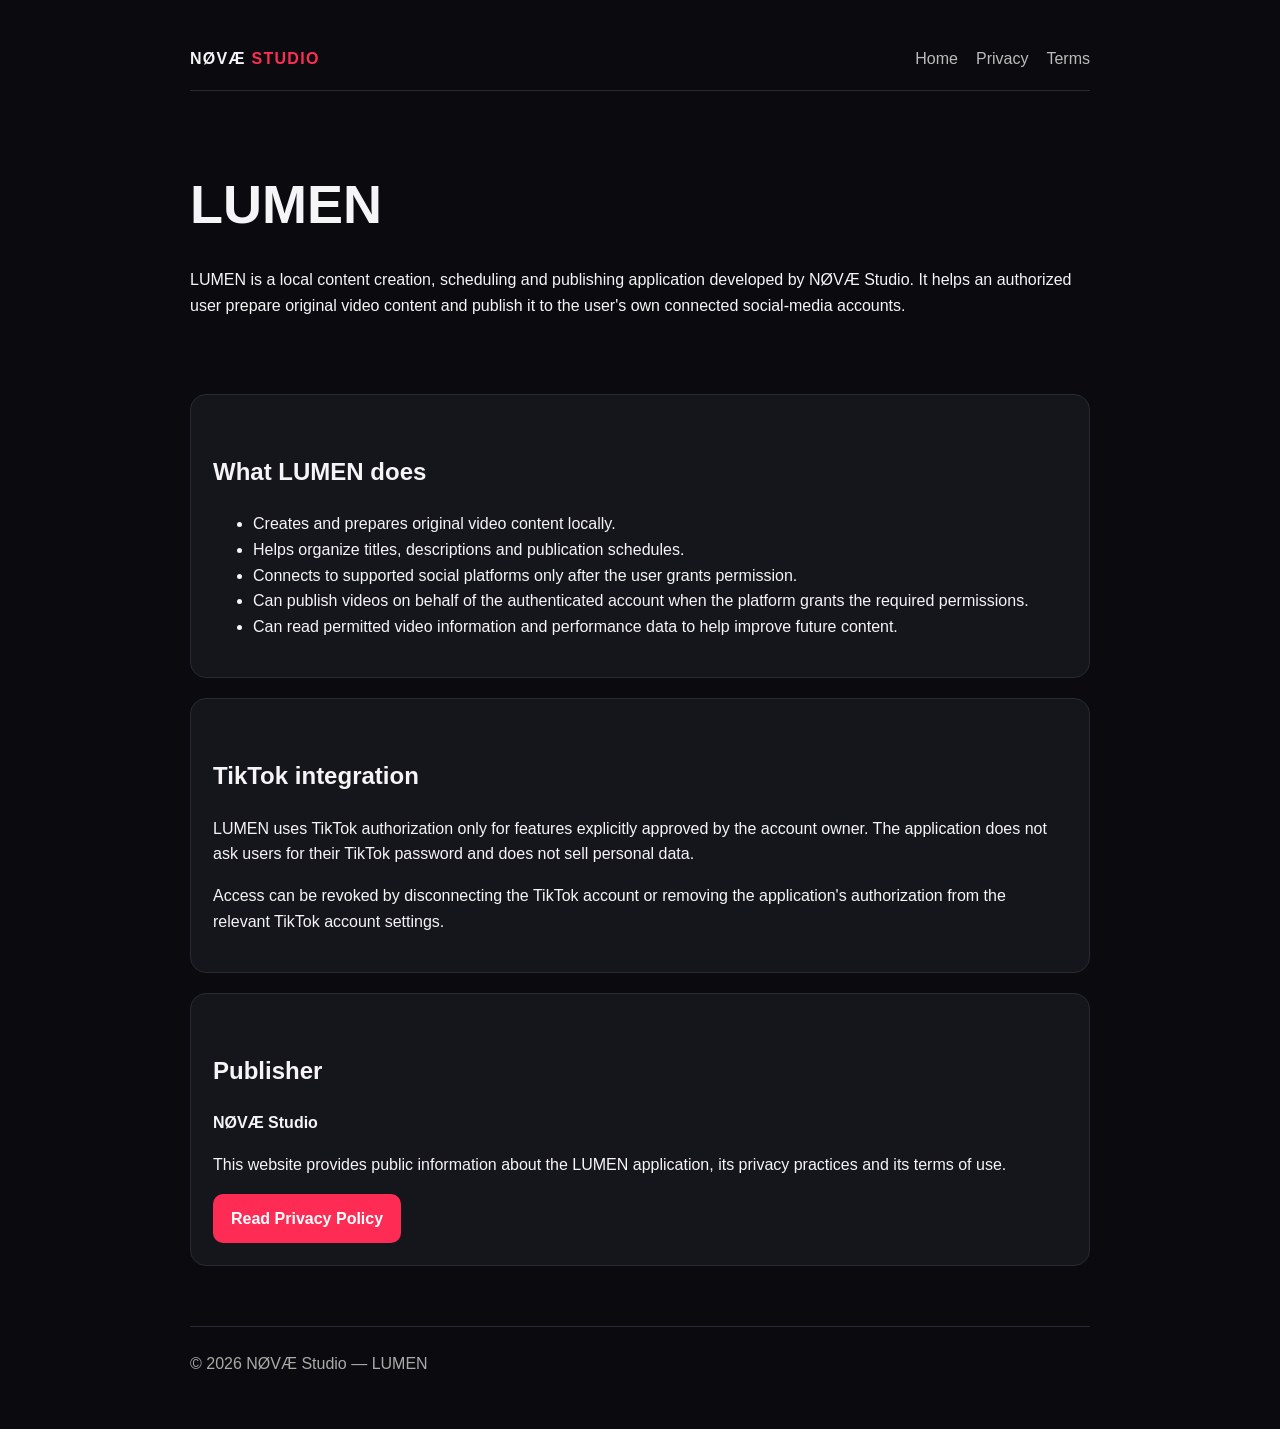
<file: index.html>
<!doctype html><html lang="en"><head><meta charset="utf-8"><meta name="viewport" content="width=device-width,initial-scale=1"><title>LUMEN — NØVÆ Studio</title><meta name="description" content="LUMEN is a local content creation, scheduling and publishing application by NØVÆ Studio."><link rel="stylesheet" href="style.css"></head><body><div class="wrap"><header><div class="brand">NØVÆ <span>STUDIO</span></div><nav><a href="index.html">Home</a><a href="privacy.html">Privacy</a><a href="terms.html">Terms</a></nav></header><main><section class="hero"><h1>LUMEN</h1><p>LUMEN is a local content creation, scheduling and publishing application developed by NØVÆ Studio. It helps an authorized user prepare original video content and publish it to the user's own connected social-media accounts.</p></section><section class="card"><h2>What LUMEN does</h2><ul><li>Creates and prepares original video content locally.</li><li>Helps organize titles, descriptions and publication schedules.</li><li>Connects to supported social platforms only after the user grants permission.</li><li>Can publish videos on behalf of the authenticated account when the platform grants the required permissions.</li><li>Can read permitted video information and performance data to help improve future content.</li></ul></section><section class="card"><h2>TikTok integration</h2><p>LUMEN uses TikTok authorization only for features explicitly approved by the account owner. The application does not ask users for their TikTok password and does not sell personal data.</p><p>Access can be revoked by disconnecting the TikTok account or removing the application's authorization from the relevant TikTok account settings.</p></section><section class="card"><h2>Publisher</h2><p><strong>NØVÆ Studio</strong></p><p>This website provides public information about the LUMEN application, its privacy practices and its terms of use.</p><a class="button" href="privacy.html">Read Privacy Policy</a></section></main><footer>© 2026 NØVÆ Studio — LUMEN</footer></div></body></html>
</file>
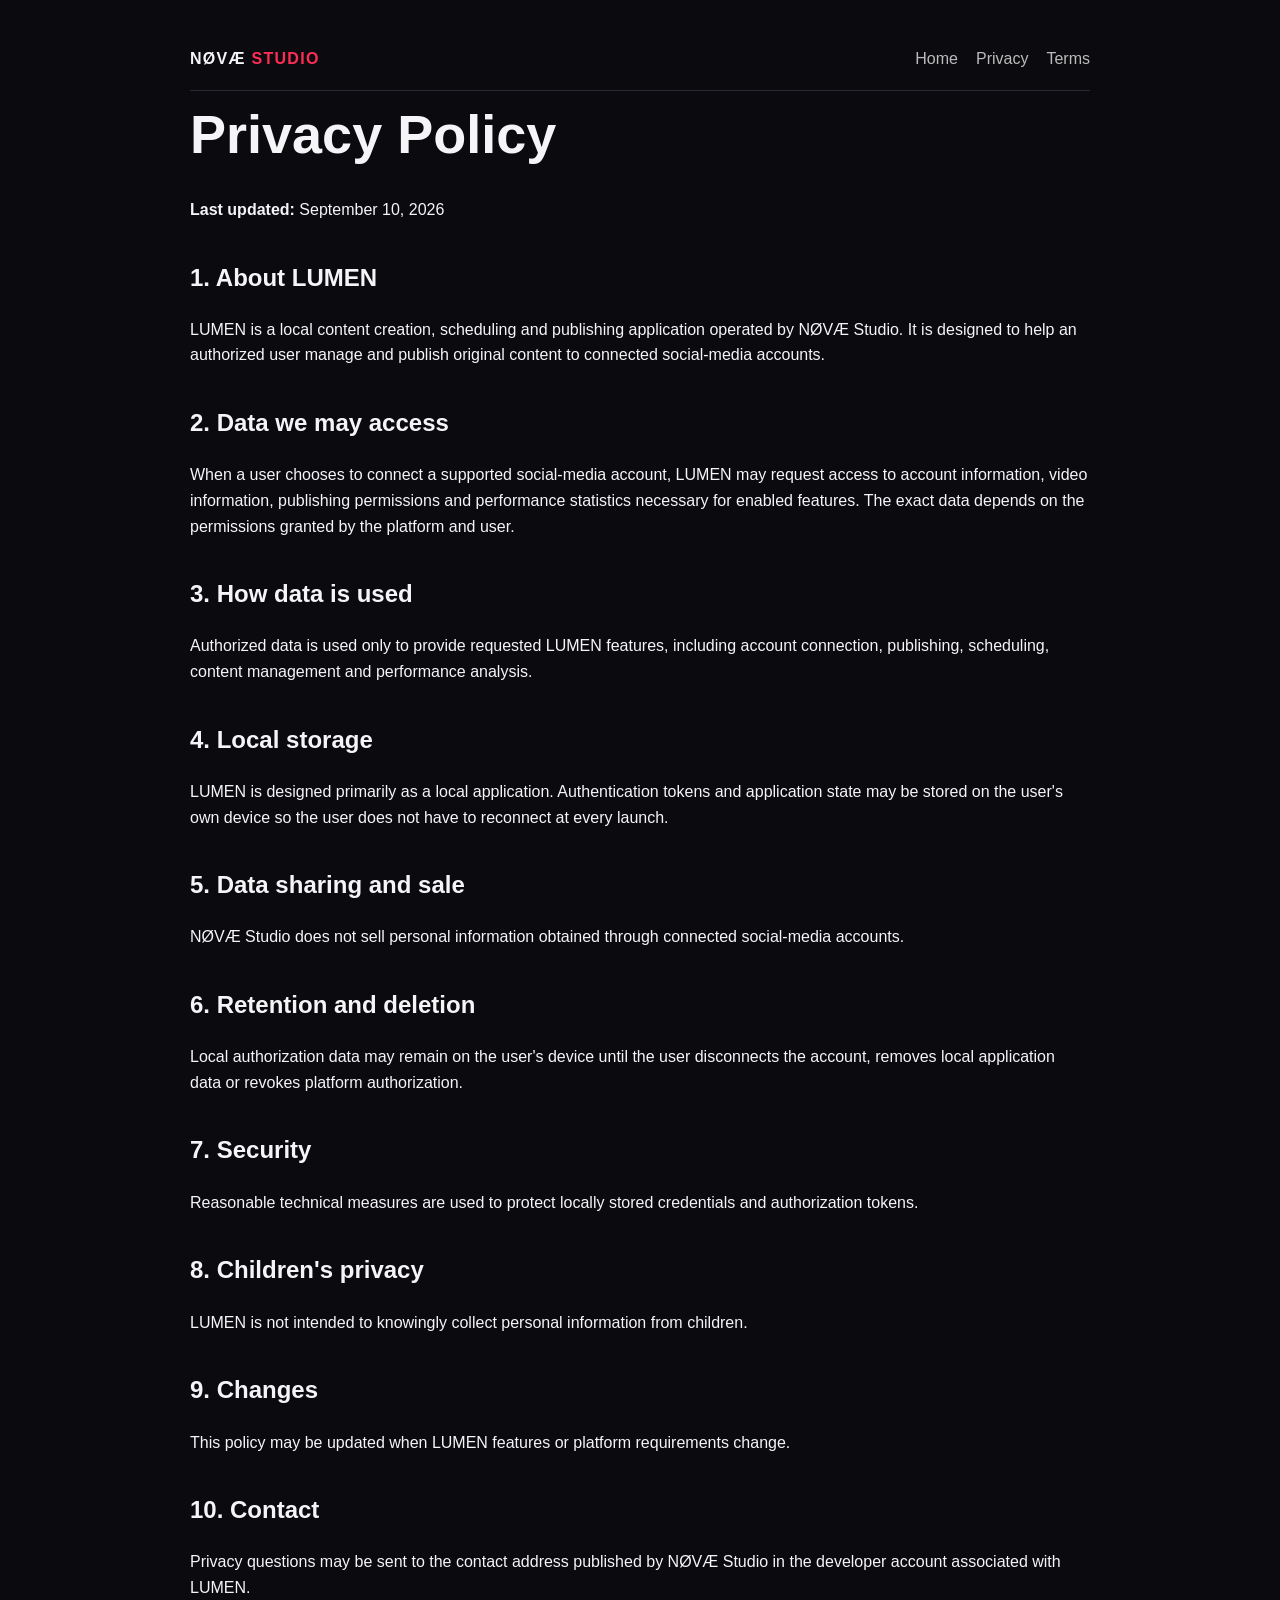
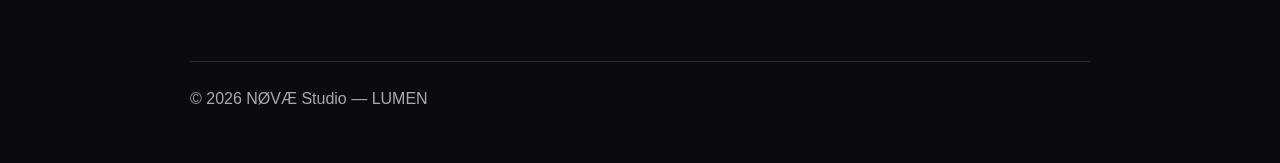
<file: privacy.html>
<!doctype html><html lang="en"><head><meta charset="utf-8"><meta name="viewport" content="width=device-width,initial-scale=1"><title>Privacy Policy — LUMEN</title><link rel="stylesheet" href="style.css"></head><body><div class="wrap"><header><div class="brand">NØVÆ <span>STUDIO</span></div><nav><a href="index.html">Home</a><a href="privacy.html">Privacy</a><a href="terms.html">Terms</a></nav></header><main><h1>Privacy Policy</h1><p><strong>Last updated:</strong> September 10, 2026</p><h2>1. About LUMEN</h2><p>LUMEN is a local content creation, scheduling and publishing application operated by NØVÆ Studio. It is designed to help an authorized user manage and publish original content to connected social-media accounts.</p><h2>2. Data we may access</h2><p>When a user chooses to connect a supported social-media account, LUMEN may request access to account information, video information, publishing permissions and performance statistics necessary for enabled features. The exact data depends on the permissions granted by the platform and user.</p><h2>3. How data is used</h2><p>Authorized data is used only to provide requested LUMEN features, including account connection, publishing, scheduling, content management and performance analysis.</p><h2>4. Local storage</h2><p>LUMEN is designed primarily as a local application. Authentication tokens and application state may be stored on the user's own device so the user does not have to reconnect at every launch.</p><h2>5. Data sharing and sale</h2><p>NØVÆ Studio does not sell personal information obtained through connected social-media accounts.</p><h2>6. Retention and deletion</h2><p>Local authorization data may remain on the user's device until the user disconnects the account, removes local application data or revokes platform authorization.</p><h2>7. Security</h2><p>Reasonable technical measures are used to protect locally stored credentials and authorization tokens.</p><h2>8. Children's privacy</h2><p>LUMEN is not intended to knowingly collect personal information from children.</p><h2>9. Changes</h2><p>This policy may be updated when LUMEN features or platform requirements change.</p><h2>10. Contact</h2><p>Privacy questions may be sent to the contact address published by NØVÆ Studio in the developer account associated with LUMEN.</p></main><footer>© 2026 NØVÆ Studio — LUMEN</footer></div></body></html>
</file>
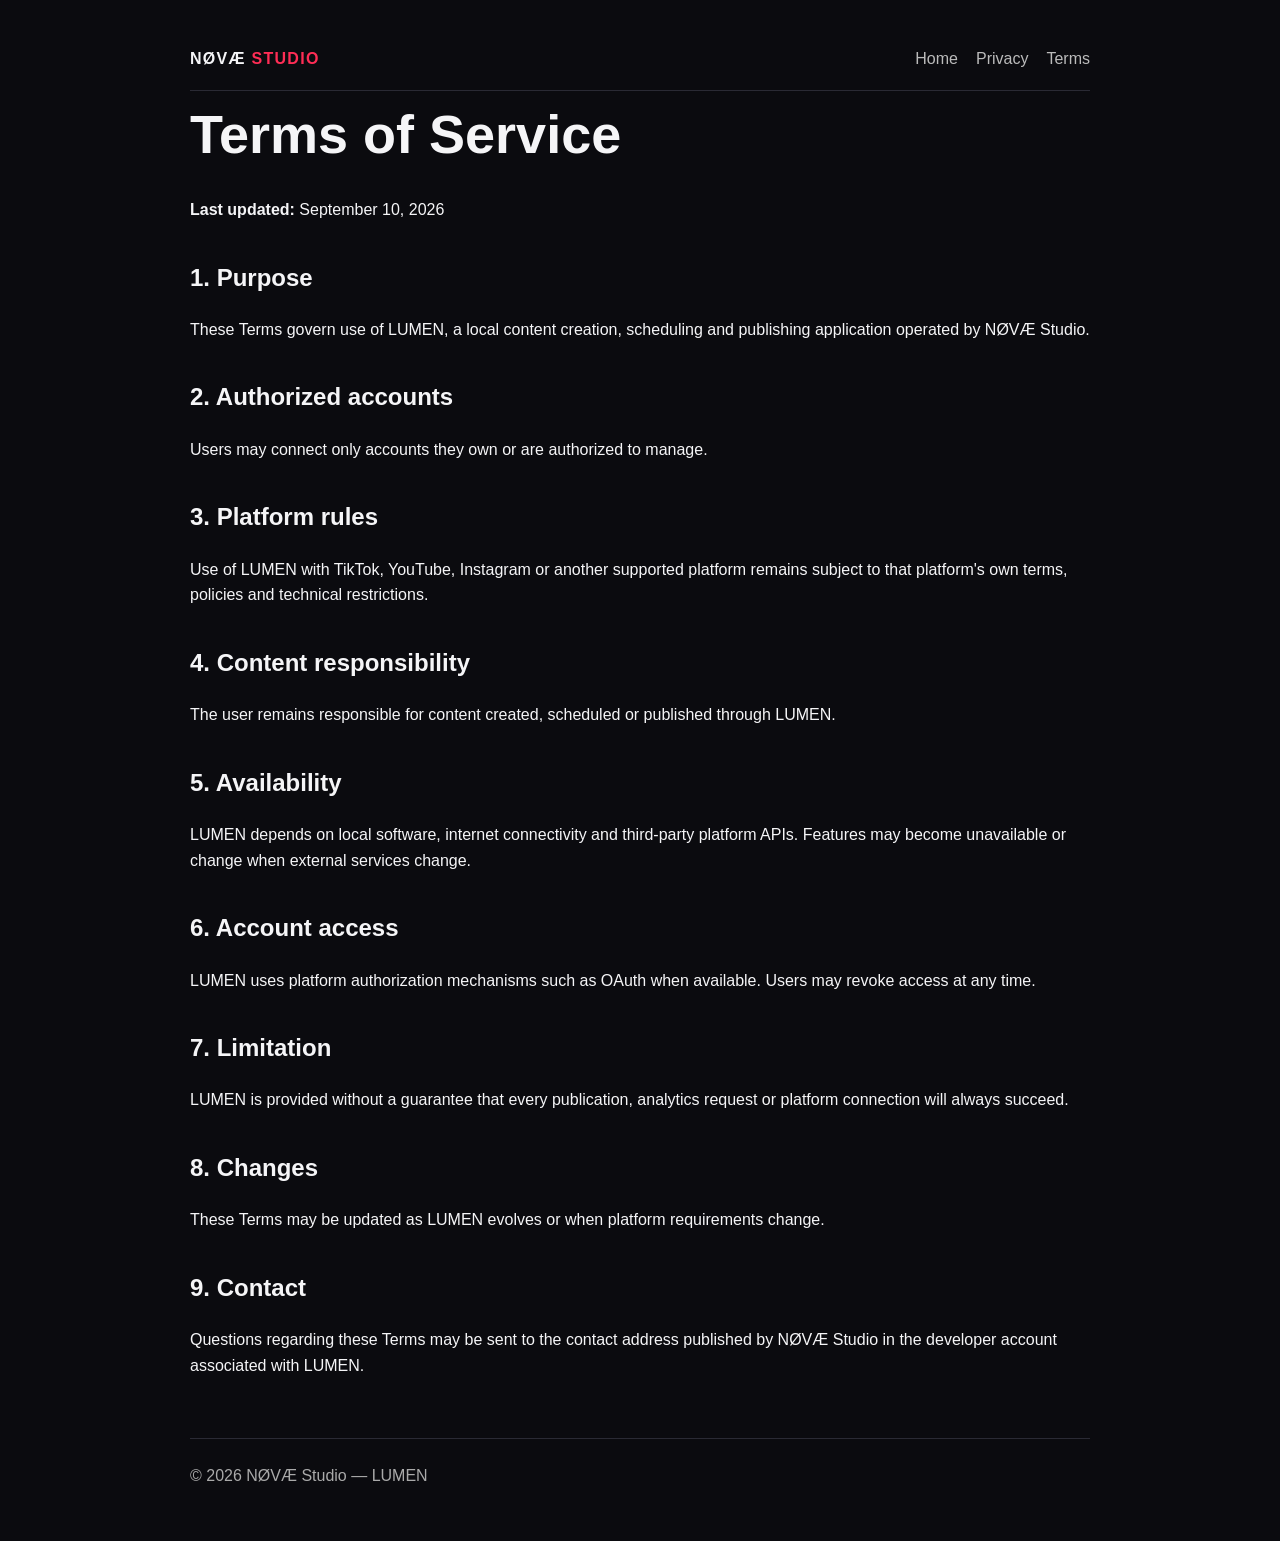
<file: terms.html>
<!doctype html><html lang="en"><head><meta charset="utf-8"><meta name="viewport" content="width=device-width,initial-scale=1"><title>Terms of Service — LUMEN</title><link rel="stylesheet" href="style.css"></head><body><div class="wrap"><header><div class="brand">NØVÆ <span>STUDIO</span></div><nav><a href="index.html">Home</a><a href="privacy.html">Privacy</a><a href="terms.html">Terms</a></nav></header><main><h1>Terms of Service</h1><p><strong>Last updated:</strong> September 10, 2026</p><h2>1. Purpose</h2><p>These Terms govern use of LUMEN, a local content creation, scheduling and publishing application operated by NØVÆ Studio.</p><h2>2. Authorized accounts</h2><p>Users may connect only accounts they own or are authorized to manage.</p><h2>3. Platform rules</h2><p>Use of LUMEN with TikTok, YouTube, Instagram or another supported platform remains subject to that platform's own terms, policies and technical restrictions.</p><h2>4. Content responsibility</h2><p>The user remains responsible for content created, scheduled or published through LUMEN.</p><h2>5. Availability</h2><p>LUMEN depends on local software, internet connectivity and third-party platform APIs. Features may become unavailable or change when external services change.</p><h2>6. Account access</h2><p>LUMEN uses platform authorization mechanisms such as OAuth when available. Users may revoke access at any time.</p><h2>7. Limitation</h2><p>LUMEN is provided without a guarantee that every publication, analytics request or platform connection will always succeed.</p><h2>8. Changes</h2><p>These Terms may be updated as LUMEN evolves or when platform requirements change.</p><h2>9. Contact</h2><p>Questions regarding these Terms may be sent to the contact address published by NØVÆ Studio in the developer account associated with LUMEN.</p></main><footer>© 2026 NØVÆ Studio — LUMEN</footer></div></body></html>
</file>
<file: style.css>
body{margin:0;font-family:Arial,Helvetica,sans-serif;background:#0b0b0f;color:#f5f5f7;line-height:1.6}.wrap{max-width:900px;margin:auto;padding:28px}header{display:flex;justify-content:space-between;align-items:center;border-bottom:1px solid #2a2a34;padding:18px 0}.brand{font-weight:800;letter-spacing:.08em}.brand span{color:#ff2d55}nav a{color:#bbb;text-decoration:none;margin-left:18px}nav a:hover{color:#fff}.hero{padding:70px 0 40px}h1{font-size:54px;margin:0 0 20px}h2{margin-top:36px}.card{background:#15151c;border:1px solid #292933;border-radius:16px;padding:22px;margin:20px 0}.button{display:inline-block;padding:12px 18px;border-radius:10px;background:#fe2c55;color:#fff;text-decoration:none;font-weight:700}footer{margin-top:60px;padding:24px 0;border-top:1px solid #2a2a34;color:#aaa}
</file>
